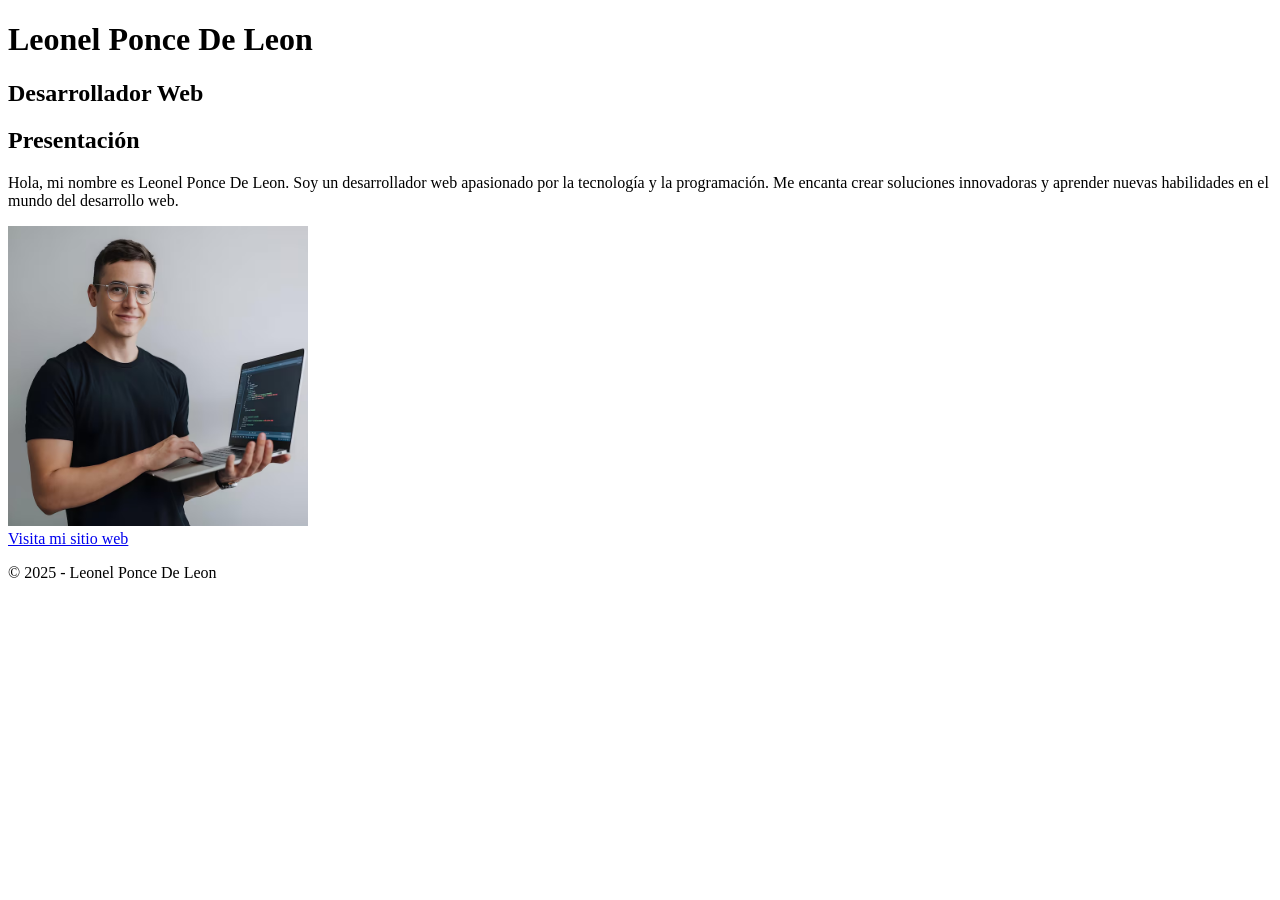
<file: 1- HTML/1- Mi primer página web/index.html>
<!DOCTYPE html>
<html lang="es">
<head>
    <meta charset="UTF-8">
    <meta name="viewport" content="width=device-width, initial-scale=1.0">
    <title>Mi página personal</title>
</head>
<body>
    
    <header>
        <h1>Leonel Ponce De Leon</h1>
        <h2>Desarrollador Web</h2>
    </header>

    <section>
        <h2>Presentación</h2>
        <p>Hola, mi nombre es Leonel Ponce De Leon. Soy un desarrollador web apasionado por la tecnología y la programación. Me encanta crear soluciones innovadoras y aprender nuevas habilidades en el mundo del desarrollo web.</p>
        
        <img src="foto.avif" alt="Leonel Ponce De Leon" width="300">
        <br>
        <a href="https://juanpestana.netlify.app" target="_blank">Visita mi sitio web</a>
    </section>

    <footer>
        <p>© 2025 - Leonel Ponce De Leon</p>
    </footer>

</body>
</html>
</file>
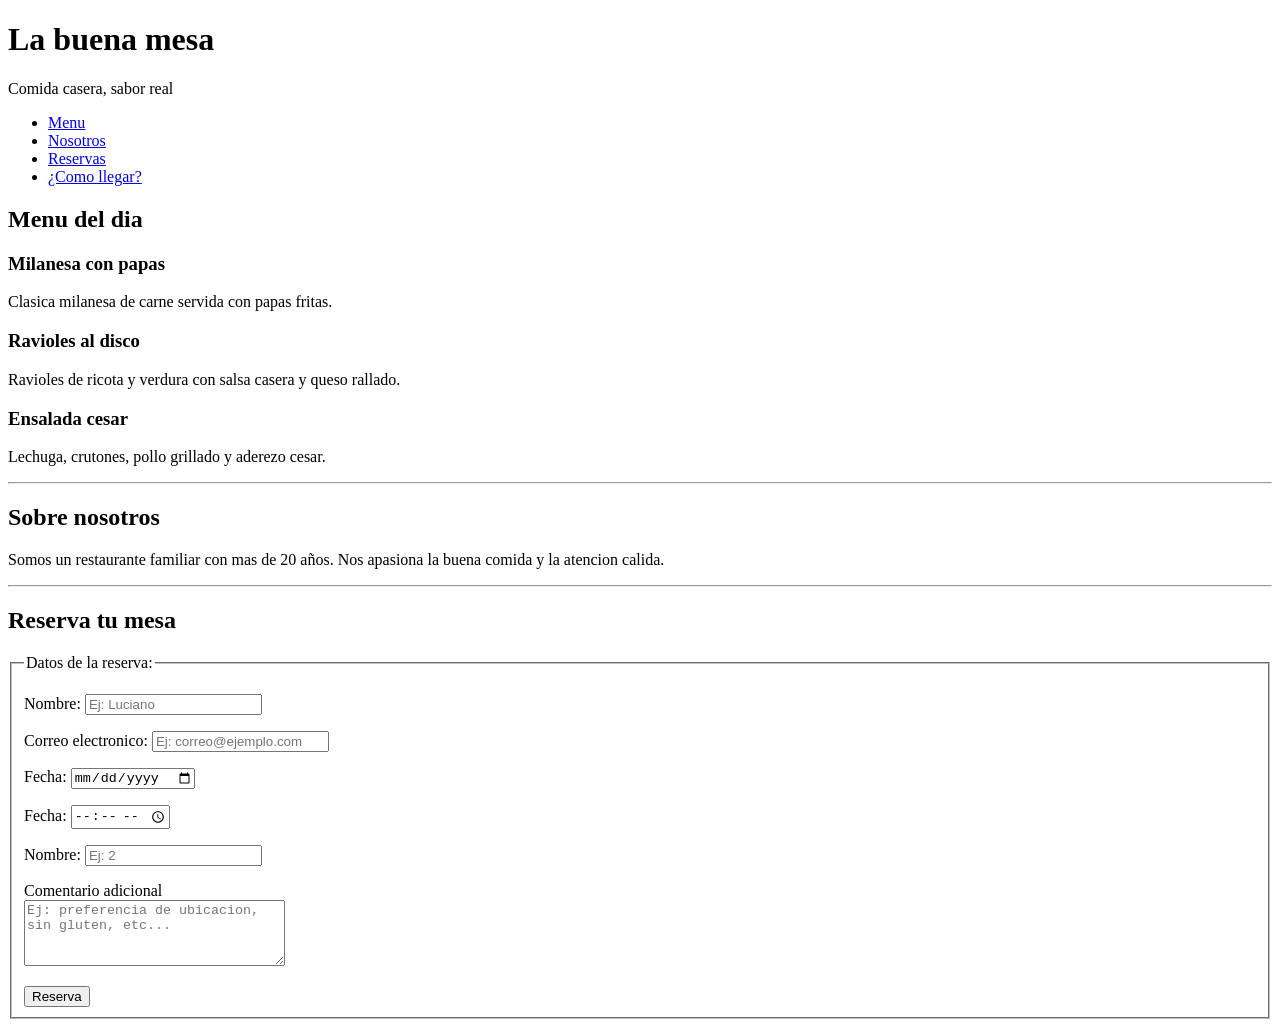
<file: 1- HTML/4- Proyecto final_ La Buena Mesa/index.html>
<!DOCTYPE html>
<html lang="es">
<head>
    <meta charset="UTF-8">
    <meta name="viewport" content="width=device-width, initial-scale=1.0">
    <title>La Buena Mesa</title>
</head>
<body>

    <header id="inicio">
        <h1>La buena mesa</h1>
        <p>Comida casera, sabor real</p>

        <nav>
            <ul>
                <li><a href="#menu">Menu</a></li>
                <li><a href="#nosotros">Nosotros</a></li>
                <li><a href="#reservas">Reservas</a></li>
                <li><a href="ubicacion.html">¿Como llegar?</a></li>
            </ul>
        </nav>
    </header>

    <main>

        <section id="menu">
            <h2>Menu del dia</h2>

            <article>
                <h3>Milanesa con papas</h3>
                <p>Clasica milanesa de carne servida con papas fritas.</p>
            </article>

            <article>
                <h3>Ravioles al disco</h3>
                <p>Ravioles de ricota y verdura con salsa casera y queso rallado.</p>
            </article>

            <article>
                <h3>Ensalada cesar</h3>
                <p>Lechuga, crutones, pollo grillado y aderezo cesar.</p>
            </article>
        </section>

        <hr>

        <section id="nosotros">
            <h2>Sobre nosotros</h2>
            <p>Somos un restaurante familiar con mas de 20 años. Nos apasiona la buena comida y la atencion calida.</p>
        </section>

        <hr>

        <section id="reservas">
            <h2>Reserva tu mesa</h2>

            <form action="#" method="post">
                <fieldset>
                    <legend>Datos de la reserva:</legend>

                    <p>
                        <label for="nombre">Nombre:</label>
                        <input type="text" id="nombre" name="nombre" placeholder="Ej: Luciano">
                    </p>

                    <p>
                        <label for="email">Correo electronico:</label>
                        <input type="email" id="email" name="email" placeholder="Ej: correo@ejemplo.com">
                    </p>

                    <p>
                        <label for="fecha">Fecha:</label>
                        <input type="date" id="fecha" name="fecha">
                    </p>

                    <p>
                        <label for="hora">Fecha:</label>
                        <input type="time" id="hora" name="hora">
                    </p>

                    <p>
                        <label for="personas">Nombre:</label>
                        <input type="number" id="personas" name="personas" placeholder="Ej: 2">
                    </p>

                    <p>
                        <label for="comentario">Comentario adicional</label><br>
                        <textarea id="comentario" name="comentario" rows="4" cols="30" placeholder="Ej: preferencia de ubicacion, sin gluten, etc..."></textarea>
                    </p>

                    <button type="submit">Reserva</button>
                </fieldset>
            </form>
        </section>

    </main>

</body>
</html>
</file>
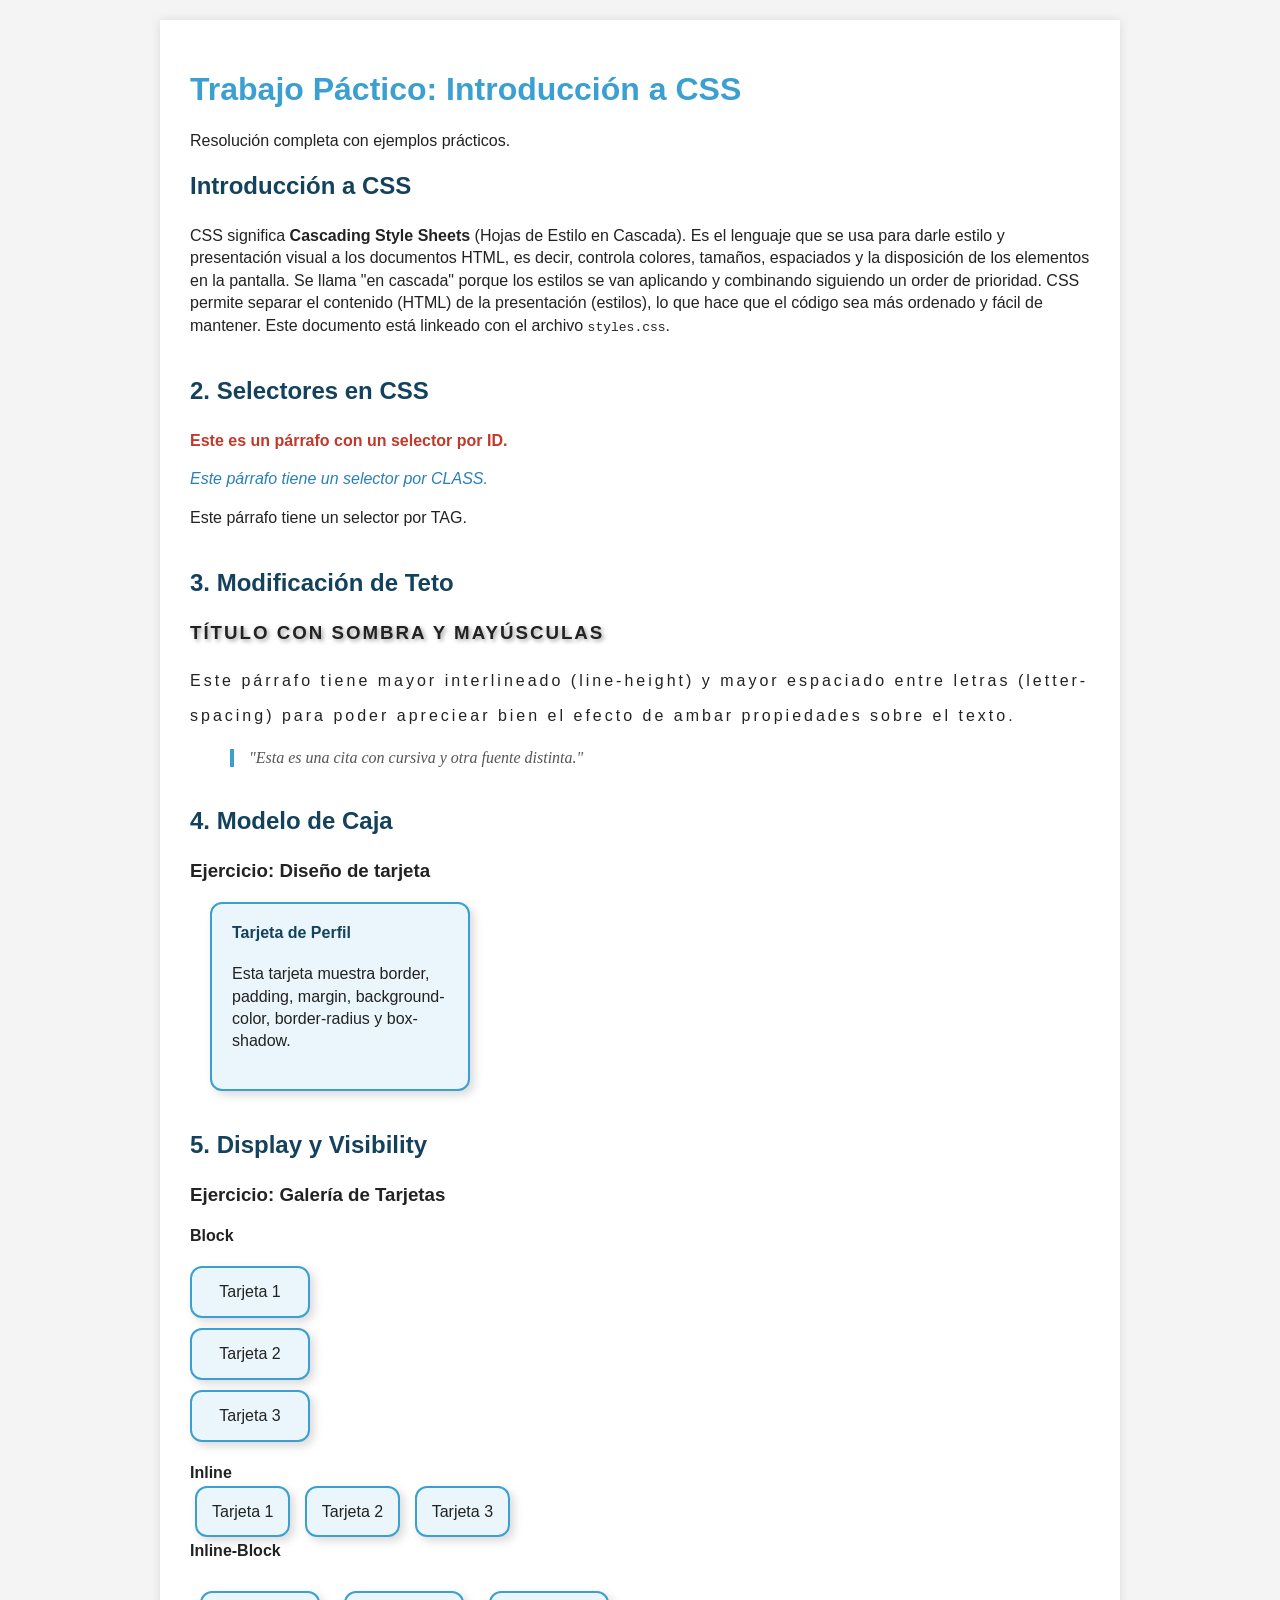
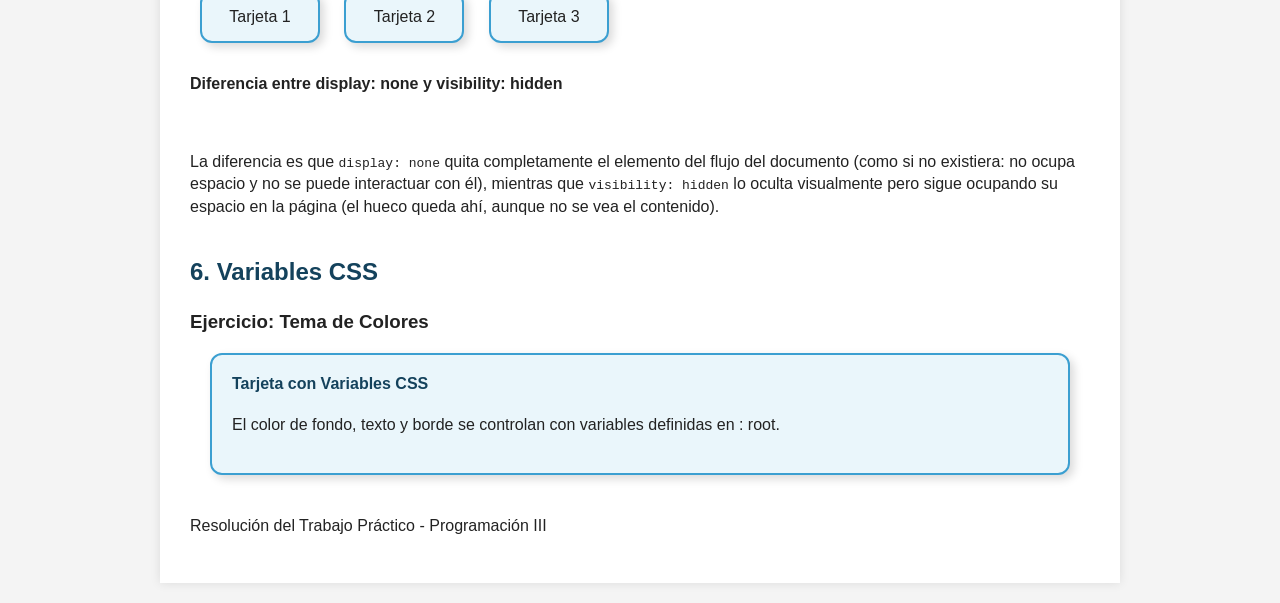
<file: 2- CSS/1- Primeros pasos CSS/index.html>
<!DOCTYPE html>
<html lang="es">
<head>
    <meta charset="UTF-8">
    <meta name="viewport" content="width=device-width, initial-scale=1.0">
    <title>Trabajo Páctico: Introducción a CSS</title>
    <link rel="stylesheet" href="styles.css">
</head>
<body>

    <main>

        <header>
            <h1>Trabajo Páctico: Introducción a CSS</h1>
            <p>Resolución completa con ejemplos prácticos.</p>
        </header>

        <section id="introduccion">
            <h2>Introducción a CSS</h2>
            <P> 
                CSS significa <strong>Cascading Style Sheets</strong> (Hojas de Estilo en Cascada). 
                Es el lenguaje que se usa para darle estilo y presentación visual a los documentos HTML,
                es decir, controla colores, tamaños, espaciados y la disposición de los elementos en la
                pantalla. Se llama "en cascada" porque los estilos se van aplicando y combinando siguiendo
                un order de prioridad. CSS permite separar el contenido (HTML) de la presentación (estilos),
                lo que hace que el código sea más ordenado y fácil de mantener. Este documento está linkeado con el archivo <code>styles.css</code>.
            </p>
        </section>

        <section id="selectores">
            <h2>2. Selectores en CSS</h2>

            <p id="parrafo-id"> Este es un párrafo con un selector por ID.</p>
            <p class="parrafo-class"> Este párrafo tiene un selector por CLASS.</p>
            <p> Este párrafo tiene un selector por TAG.</p>
        </section>

        <section id="texto">
            <h2>3. Modificación de Teto</h2>

            <h3 class="titulo-sombra">Título con sombra y mayúsculas</h3>

            <p class="parrafo-espaciado">
                Este párrafo tiene mayor interlineado (line-height) y mayor espaciado entre letras (letter-spacing)
                para poder apreciear bien el efecto de ambar propiedades sobre el texto.
            </p>

            <blockquote class="cita">
                "Esta es una cita con cursiva y otra fuente distinta."
            </blockquote>
        </section>

        <section id="modelo-caja">
            <h2>4. Modelo de Caja</h2>
            <h3>Ejercicio: Diseño de tarjeta</h3>

            <div class="tarjeta tarjeta-perfil">
                <h4>Tarjeta de Perfil</h4>
                <p>Esta tarjeta muestra border, padding, margin, background-color, border-radius y box-shadow.</p>
            </div>
        </section>

        <section id="display-visibility">
            <h2>5. Display y Visibility</h2>

            <h3>Ejercicio: Galería de Tarjetas</h3>

            <h4>Block</h4>
            <div class="galeria galeria-block">
                <div class="tarjeta tarjeta-mini">Tarjeta 1</div>
                <div class="tarjeta tarjeta-mini">Tarjeta 2</div>
                <div class="tarjeta tarjeta-mini">Tarjeta 3</div>
            </div>

            <h4>Inline</h4>
            <div class="galeria galeria-inline">
                <div class="tarjeta tarjeta-mini">Tarjeta 1</div>
                <div class="tarjeta tarjeta-mini">Tarjeta 2</div>
                <div class="tarjeta tarjeta-mini">Tarjeta 3</div>
            </div>

            <h4>Inline-Block</h4>
            <div class="galeria galeria-inline-block">
                <div class="tarjeta tarjeta-mini">Tarjeta 1</div>
                <div class="tarjeta tarjeta-mini">Tarjeta 2</div>
                <div class="tarjeta tarjeta-mini">Tarjeta 3</div>
            </div>

            <h4>Diferencia entre display: none y visibility: hidden</h4>
            <button class="btn-none">Botón con display: none</button>
            <button class="btn-hidden">Botón con visibility: hidden</button>
            
            <p>
                La diferencia es que <code>display: none</code> quita completamente el elemento del
                flujo del documento (como si no existiera: no ocupa espacio y no se puede interactuar
                con él), mientras que <code>visibility: hidden</code> lo oculta visualmente pero
                sigue ocupando su espacio en la página (el hueco queda ahí, aunque no se vea el contenido).
            </p>
        </section>

        <section id="variables">
            <h2>6. Variables CSS</h2>
            <h3>Ejercicio: Tema de Colores</h3>

            <div class="tarjeta tarjeta-variables">
                <h4>Tarjeta con Variables CSS</h4>
                <p>El color de fondo, texto y borde se controlan con variables definidas en : root.</p>
            </div>
        </section>

        <footer>
            <p>Resolución del Trabajo Práctico - Programación III</p>
        </footer>
    </main>
    
</body>
</html>
</file>
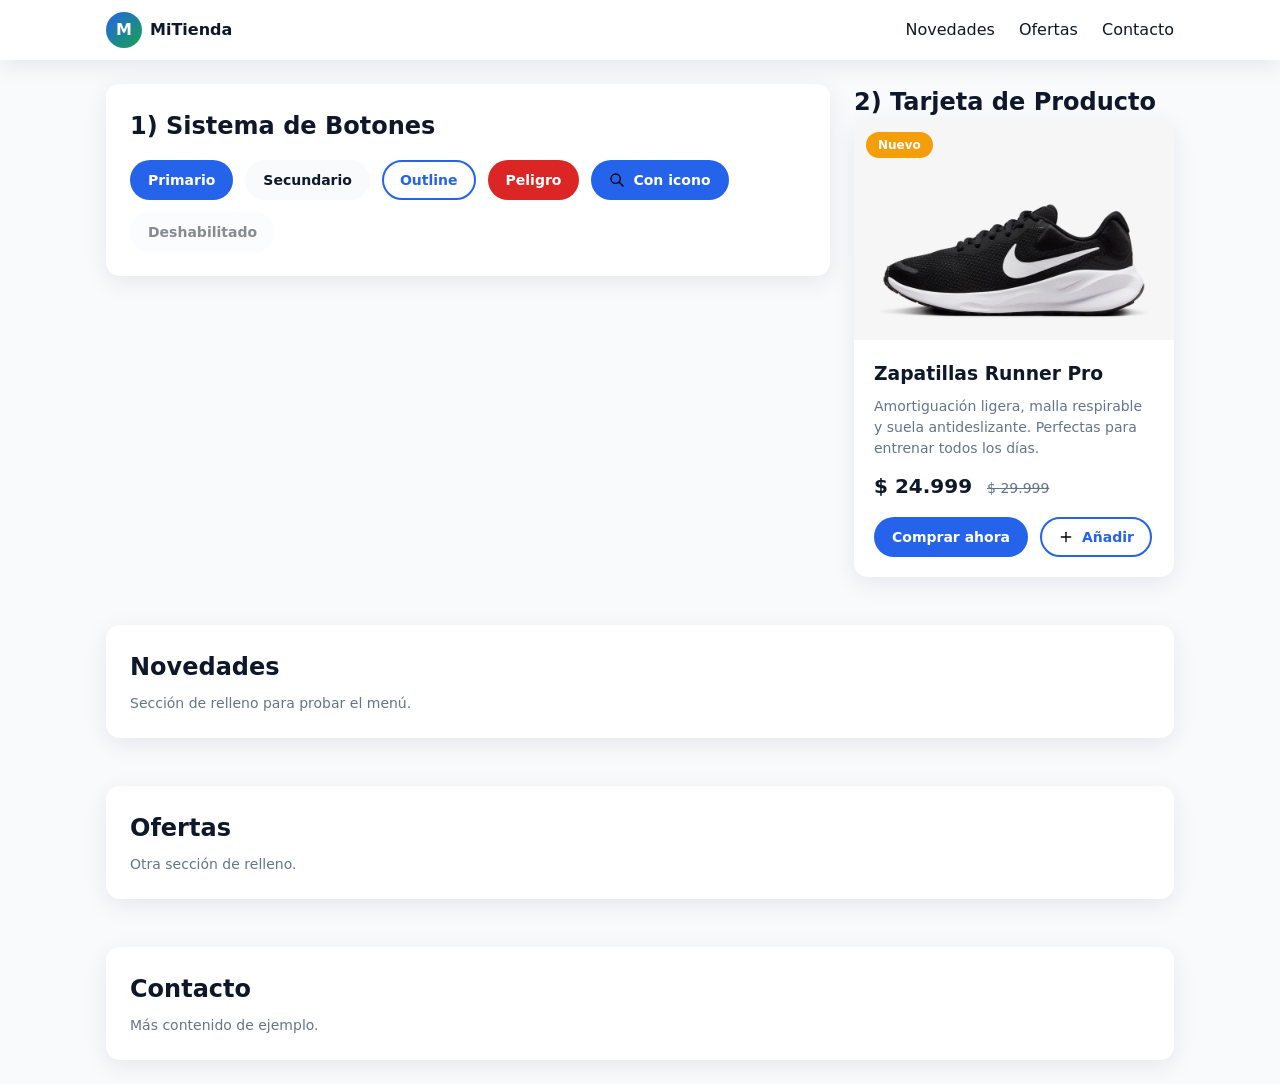
<file: 2- CSS/3- Trabajo integrador CSS 1/index.html>
<!DOCTYPE html>
<html lang="es">
<head>
    <meta charset="UTF-8">
    <meta name="viewport" content="width=device-width, initial-scale=1.0">
    <title>MiTienda</title>
    <link rel="stylesheet" href="styles.css">
</head>
<body id="top">

    <!-- =========================================================
         BLOQUE 2: HEADER RESPONSIVO
         ========================================================= -->
    <header class="site-header">
        <div class="site-header__inner container">

            <a href="#top" class="site-header__logo" aria-label="Inicio">
                <span class="site-header__mark" aria-hidden="true">M</span>
                <span>MiTienda</span>
            </a>

            <input type="checkbox" id="menu-toggle" class="site-header__checkbox">

            <label for="menu-toggle" class="site-header__toggle" aria-label="Abrir menú">
                <img src="icons/menu-2.svg" alt="" class="site-header__toggle-icon">
            </label>

            <nav class="site-header__nav">
                <a href="#novedades">Novedades</a>
                <a href="#ofertas">Ofertas</a>
                <a href="#contacto">Contacto</a>
            </nav>

        </div>
    </header>

    <main>

        <!-- =========================================================
             BLOQUE 3 y 4: SISTEMA DE BOTONES + TARJETA DE PRODUCTO
             ========================================================= -->
        <section class="container">
            <div class="showcase-grid">

                <div class="panel">
                    <h2>1) Sistema de Botones</h2>

                    <div class="btn-group">
                        <button class="btn btn--primary">Primario</button>
                        <button class="btn btn--secondary">Secundario</button>
                        <button class="btn btn--outline">Outline</button>
                        <button class="btn btn--danger">Peligro</button>

                        <button class="btn btn--primary btn--icon">
                            <img src="icons/search.svg" alt="" class="btn__icon">
                            Con icono
                        </button>

                        <button class="btn btn--secondary" disabled>Deshabilitado</button>
                    </div>
                </div>

                <div class="showcase-grid__product">
                    <h2>2) Tarjeta de Producto</h2>

                    <article class="product-card">
                        <div class="product-card__media">
                            <span class="product-card__badge">Nuevo</span>
                            <img src="images/zapatillas.webp" alt="Zapatillas Runner Pro" class="product-card__img">
                        </div>

                        <div class="product-card__info">
                            <h3 class="product-card__title">Zapatillas Runner Pro</h3>
                            <p class="product-card__description">Amortiguación ligera, malla respirable y suela antideslizante. Perfectas para entrenar todos los días.</p>

                            <p class="product-card__price">
                                $ 24.999
                                <span class="product-card__old-price">$ 29.999</span>
                            </p>

                            <div class="btn-group">
                                <button class="btn btn--primary">Comprar ahora</button>
                                <button class="btn btn--outline btn--icon">
                                    <img src="icons/plus.svg" alt="" class="btn__icon">
                                    Añadir
                                </button>
                            </div>
                        </div>
                    </article>
                </div>

            </div>
        </section>

        <!-- =========================================================
             BLOQUE 6: SECCIONES DE RELLENO
             ========================================================= -->
        <section id="novedades" class="container">
            <div class="panel">
                <h2>Novedades</h2>
                <p class="code-note">Sección de relleno para probar el menú.</p>
            </div>
        </section>

        <section id="ofertas" class="container">
            <div class="panel">
                <h2>Ofertas</h2>
                <p class="code-note">Otra sección de relleno.</p>
            </div>
        </section>

        <section id="contacto" class="container">
            <div class="panel">
                <h2>Contacto</h2>
                <p class="code-note">Más contenido de ejemplo.</p>
            </div>
        </section>

    </main>

</body>
</html>
</file>
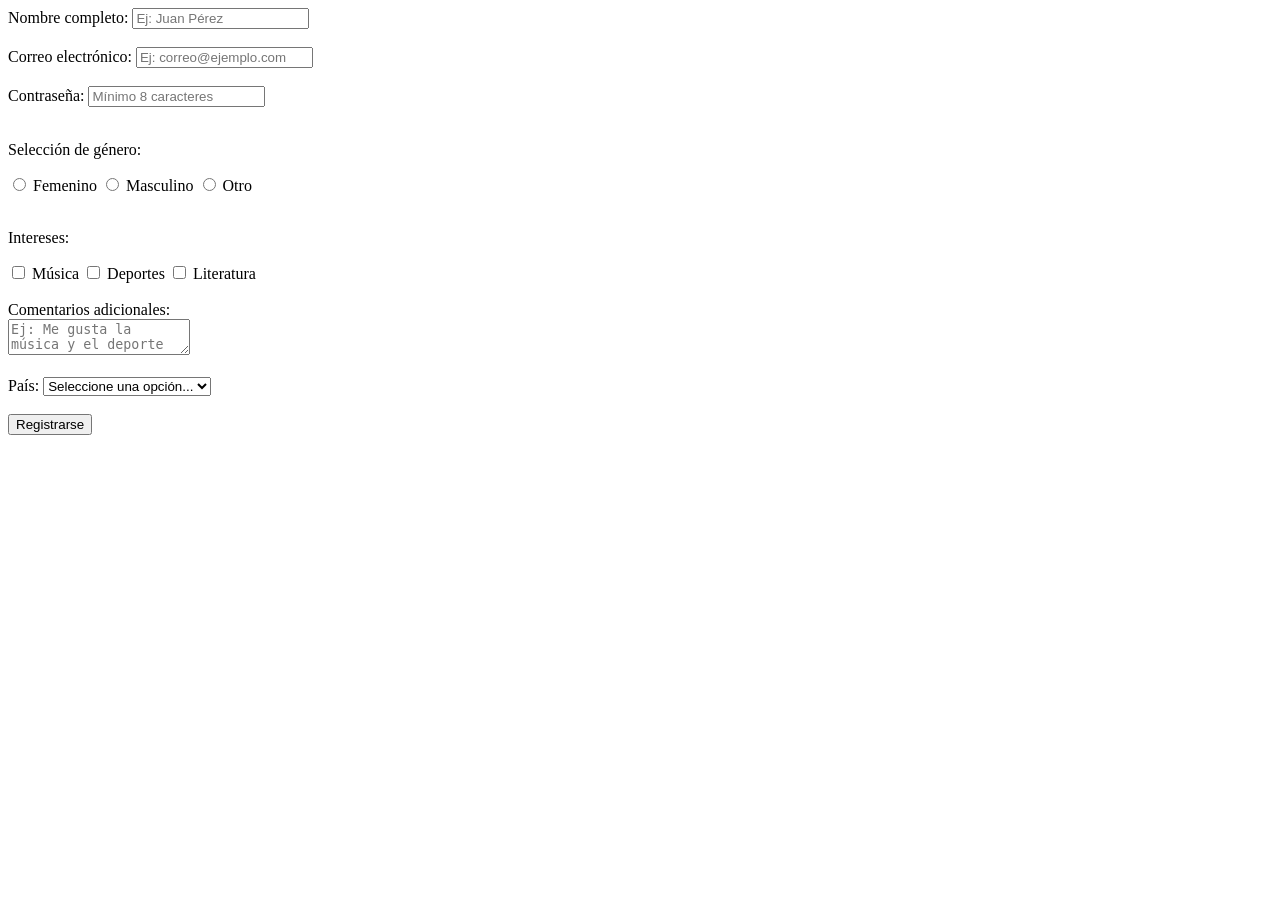
<file: 1- HTML/2- Formulario de registro/registro.html>
<!DOCTYPE html>
<html lang="es">
<head>
    <meta charset="UTF-8">
    <meta name="viewport" content="width=device-width, initial-scale=1.0">
    <title>Registro</title>
</head>
<body>
    <form action="#" method="POST">
        <label for="nombre">Nombre completo:</label>
        <input type="text" id="nombre" name="nombre" placeholder="Ej: Juan Pérez" required tabindex="1">
        <br><br>

        <label for="email">Correo electrónico:</label>
        <input type="email" id="email" name="email" placeholder="Ej: correo@ejemplo.com" required tabindex="2">
        <br><br>

        <label for="password">Contraseña:</label>
        <input type="password" id="password" name="password" placeholder="Mínimo 8 caracteres" minlength="8" required tabindex="3">
        <br><br>

        <p>Selección de género:</p>
        <input type="radio" id="femenino" name="genero" value="femenino" required tabindex="4">
        <label for="femenino">Femenino</label>
        
        <input type="radio" id="masculino" name="genero" value="masculino" required tabindex="5">
        <label for="masculino">Masculino</label>
        
        <input type="radio" id="otro" name="genero" value="otro" required tabindex="6">
        <label for="otro">Otro</label>
        <br><br>

        <p>Intereses:</p>
        <input type="checkbox" id="musica" name="intereses" value="Musica" tabindex="7">
        <label for="musica">Música</label>
        
        <input type="checkbox" id="deportes" name="intereses" value="Deportes" tabindex="8">
        <label for="deportes">Deportes</label>
        
        <input type="checkbox" id="literatura" name="intereses" value="Literatura" tabindex="9">
        <label for="literatura">Literatura</label>
        <br><br>

        <label for="comentarios">Comentarios adicionales:</label><br>
        <textarea id="comentarios" name="comentarios" placeholder="Ej: Me gusta la música y el deporte" required tabindex="10"></textarea>
        <br><br>

        <label for="pais">País:</label>
        <select id="pais" name="pais" required tabindex="11">
            <option value="">Seleccione una opción...</option>
            <option value="Argentina">Argentina</option>
            <option value="Brasil">Brasil</option>
            <option value="Chile">Chile</option>
        </select>
        <br><br>

        <button type="submit" tabindex="12">Registrarse</button>
    </form>
</body>
</html>
</file>
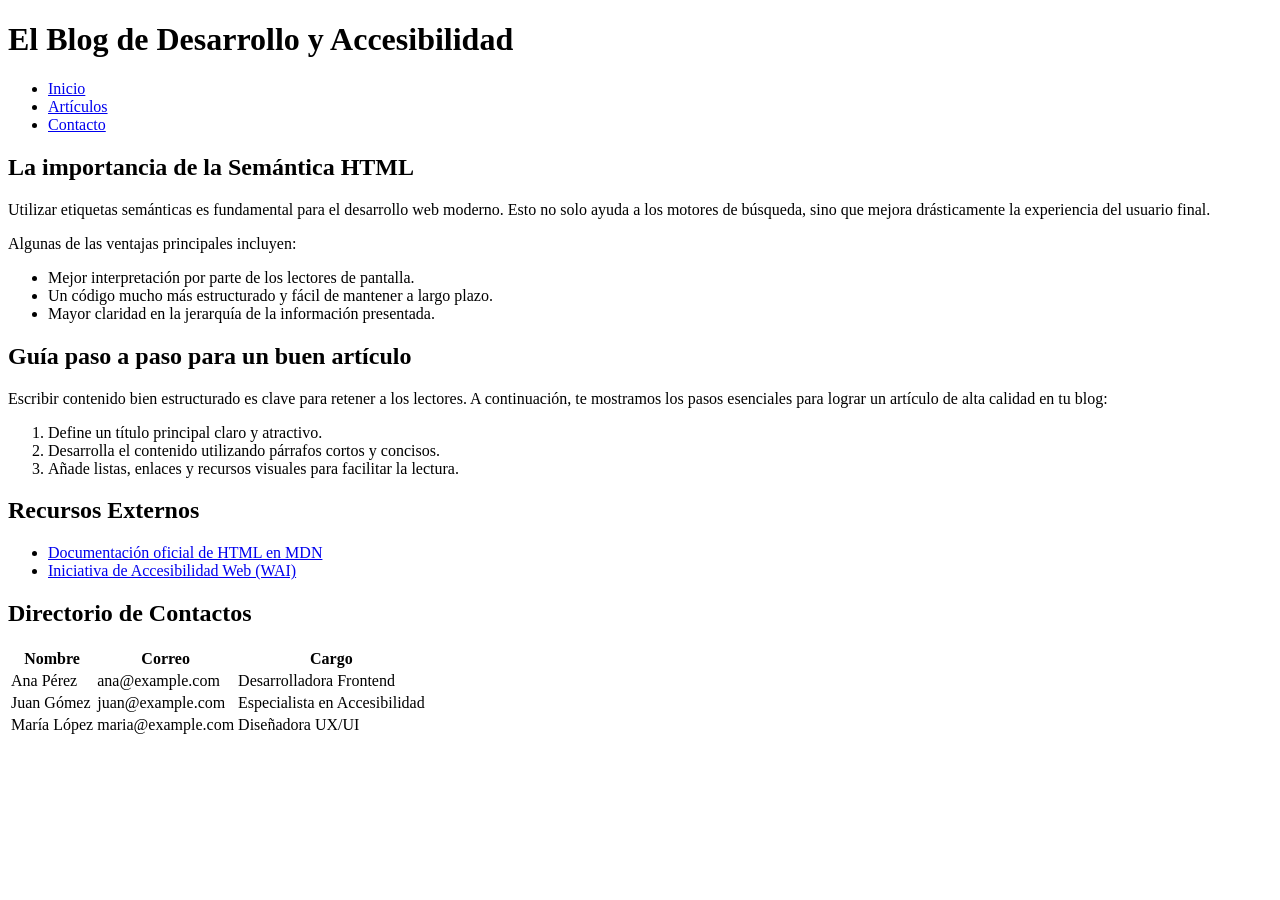
<file: 1- HTML/3- Blog con Artículos y Tabla de Contactos/blog.html>
<!DOCTYPE html>
<html lang="es">
<head>
    <meta charset="UTF-8">
    <meta name="viewport" content="width=device-width, initial-scale=1.0">
    <title>Blog con Artículos y Tabla de Contactos</title>
</head>
<body>

    <header>
        <h1>El Blog de Desarrollo y Accesibilidad</h1>
        <nav aria-label="Navegación principal del blog">
            <ul>
                <li><a href="#inicio">Inicio</a></li>
                <li><a href="#articulos">Artículos</a></li>
                <li><a href="#contacto">Contacto</a></li>
            </ul>
        </nav>
    </header>

    <main tabindex="0">
        <article>
            <h2>La importancia de la Semántica HTML</h2>
            <p>Utilizar etiquetas semánticas es fundamental para el desarrollo web moderno. Esto no solo ayuda a los motores de búsqueda, sino que mejora drásticamente la experiencia del usuario final.</p>
            <p>Algunas de las ventajas principales incluyen:</p>
            <ul>
                <li>Mejor interpretación por parte de los lectores de pantalla.</li>
                <li>Un código mucho más estructurado y fácil de mantener a largo plazo.</li>
                <li>Mayor claridad en la jerarquía de la información presentada.</li>
            </ul>
        </article>

        <article>
            <h2>Guía paso a paso para un buen artículo</h2>
            <p>Escribir contenido bien estructurado es clave para retener a los lectores. A continuación, te mostramos los pasos esenciales para lograr un artículo de alta calidad en tu blog:</p>
            <ol>
                <li>Define un título principal claro y atractivo.</li>
                <li>Desarrolla el contenido utilizando párrafos cortos y concisos.</li>
                <li>Añade listas, enlaces y recursos visuales para facilitar la lectura.</li>
            </ol>
        </article>
    </main>

    <aside>
        <h2>Recursos Externos</h2>
        <ul>
            <li><a href="https://developer.mozilla.org/es/docs/Web/HTML" target="_blank">Documentación oficial de HTML en MDN</a></li>
            <li><a href="https://www.w3.org/WAI/" target="_blank">Iniciativa de Accesibilidad Web (WAI)</a></li>
        </ul>
    </aside>

    <footer>
        <h2>Directorio de Contactos</h2>
        <table>
            <thead>
                <tr>
                    <th>Nombre</th>
                    <th>Correo</th>
                    <th>Cargo</th>
                </tr>
            </thead>
            <tbody>
                <tr>
                    <td>Ana Pérez</td>
                    <td>ana@example.com</td>
                    <td>Desarrolladora Frontend</td>
                </tr>
                <tr>
                    <td>Juan Gómez</td>
                    <td>juan@example.com</td>
                    <td>Especialista en Accesibilidad</td>
                </tr>
                <tr>
                    <td>María López</td>
                    <td>maria@example.com</td>
                    <td>Diseñadora UX/UI</td>
                </tr>
            </tbody>
        </table>
    </footer>

</body>
</html>
</file>
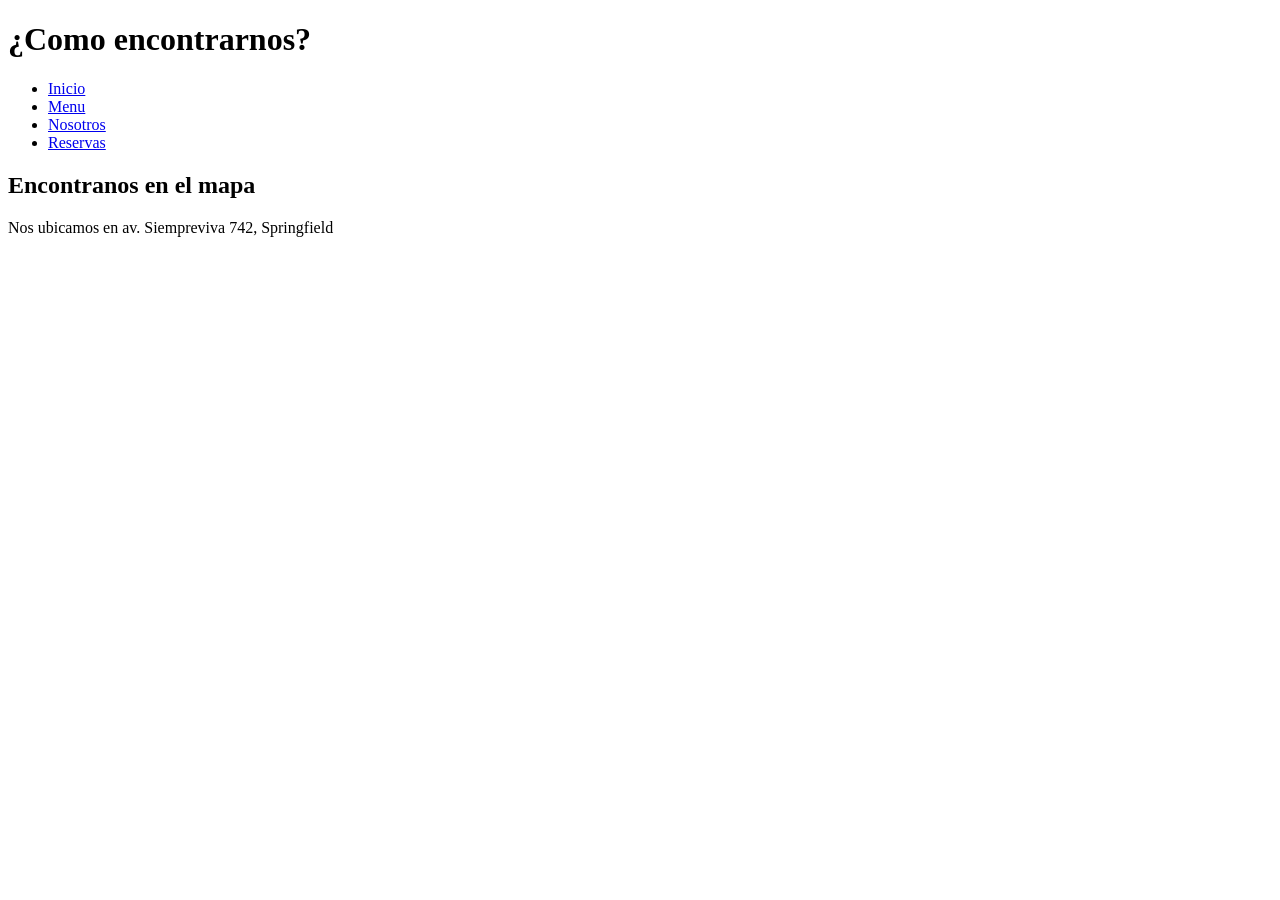
<file: 1- HTML/4- Proyecto final_ La Buena Mesa/ubicacion.html>
<!DOCTYPE html>
<html lang="es">
<head>
    <meta charset="UTF-8">
    <meta name="viewport" content="width=device-width, initial-scale=1.0">
    <title>La Buena Mesa - Como llegar</title>
</head>
<body>

    <header>
        <h1>¿Como encontrarnos?</h1>

        <nav>
            <ul>
                <li><a href="index.html#inicio">Inicio</a></li>
                <li><a href="index.html#menu">Menu</a></li>
                <li><a href="index.html#nosotros">Nosotros</a></li>
                <li><a href="index.html#reservas">Reservas</a></li>
            </ul>
        </nav>
    </header>

    <main>
        <h2>Encontranos en el mapa</h2>

        <p>Nos ubicamos en av. Siempreviva 742, Springfield</p>

        <div style="width: 100%;">
            <iframe
                width="100%"
                height="450"
                frameborder="0"
                style="border:0"
                src="https://maps.google.com/maps?q=Av.%20Siempreviva%20742,%20Springfield&output=embed"
                allowfullscreen>
            </iframe>
        </div>
    </main>

</body>
</html>
</file>
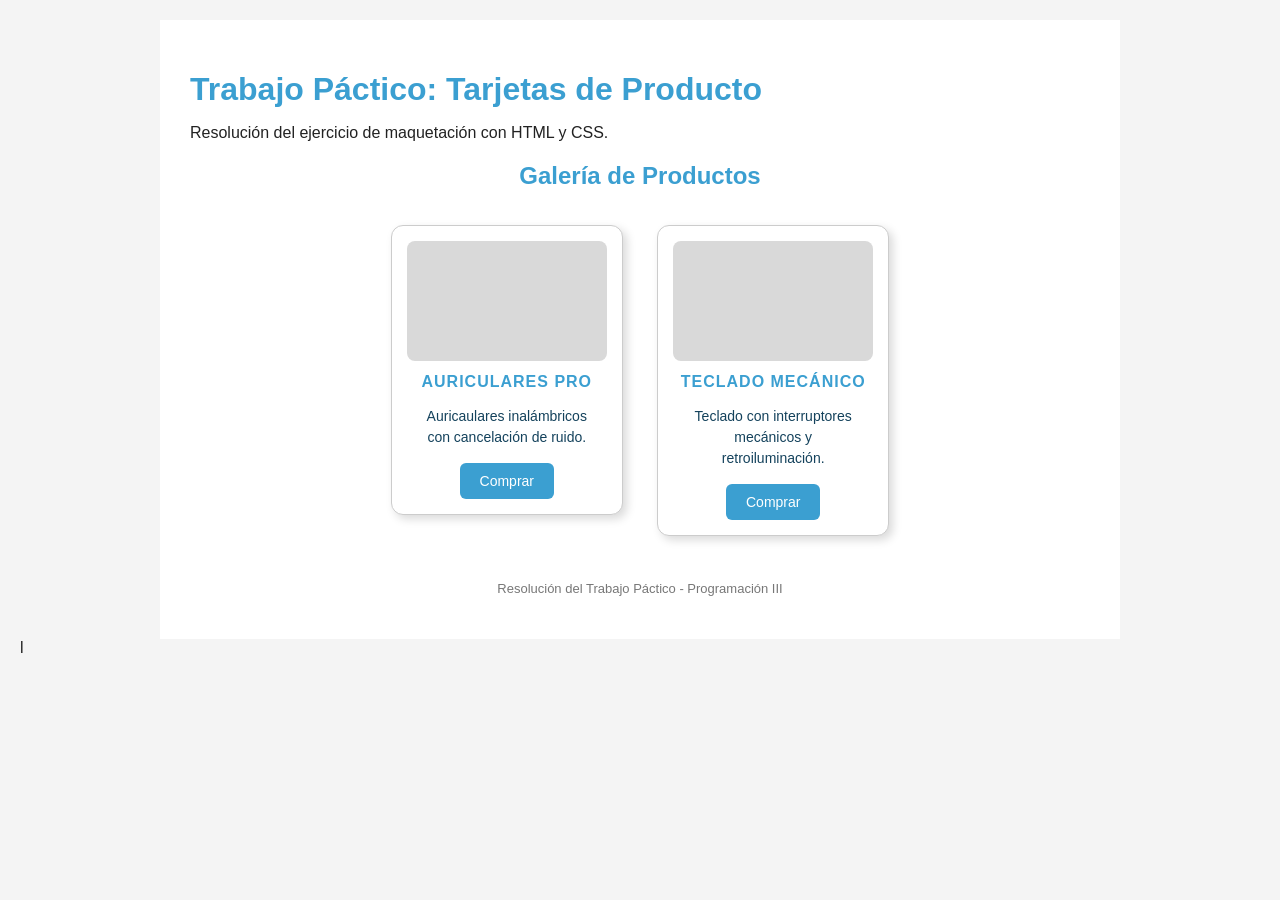
<file: 2- CSS/2- Maquetación de Tarjetas de Productos/productos.html>
<!DOCTYPE html>
<html lang="en">
<head>
    <meta charset="UTF-8">
    <meta name="viewport" content="width=device-width, initial-scale=1.0">
    <title>Trabajo Páctico: Tarjetas de Producto</title>
    <link rel="stylesheet" href="productos.css">
</head>
<body>
    
    <main>

        <header>
            <h1>Trabajo Páctico: Tarjetas de Producto</h1>
            <p>Resolución del ejercicio de maquetación con HTML y CSS.</p>
        </header>

        <h2>Galería de Productos</h2>

        <section class="galeria">

            <article class="tarjeta-producto">
                <div class="imagen-producto"></div>
                <h3 class="titulo-producto">Auriculares Pro</h3>
                <p class="descripcion-producto">Auricaulares inalámbricos con cancelación de ruido.</p>
                <button class="btn-comprar">Comprar</button>
            </article>

            <article class="tarjeta-producto">
                <div class="imagen-producto"></div>
                <h3 class="titulo-producto">Teclado Mecánico</h3>
                <p class="descripcion-producto">Teclado con interruptores mecánicos y retroiluminación.</p>
                <button class="btn-comprar">Comprar</button>
            </article>
        </section>

        <footer>
            <p>Resolución del Trabajo Páctico - Programación III</p>
        </footer>
    </main>


</body>
</html>l
</file>
<file: 2- CSS/1- Primeros pasos CSS/styles.css>
/*
Variables CSS (Punto 6)
Definimos variables globales en :root para reutilizar los mismos
valores de color en distintas partes del sitio y poder cambiar 
el tema completo modificando solo estos valores.
*/

:root {
    --color-fondo: #eaf6fb;
    --color-texto: #14425c;
    --color-acento: #3b9fd1;
}

/*
Estilos generales (Punto 1)
Aplicamos estilos generales a todos los elementos del sitio.
*/

body {
    font-family: Arial, Helvetica, sans-serif;
    background-color: #f4f4f4;
    color: #222;
    margin: 0;
    padding: 20px;
}

main {
    max-width: 900px;
    margin: 0 auto;
    background-color: #ffffff;
    padding: 30px;
    box-shadow: 0 0 10px rgba(0, 0, 0, 0.1);
}

h1 {
    color: var(--color-acento);
}

h2 {
    color: var(--color-texto);
    border-bottom: 2px solid var(color-acento);
    padding-bottom: 5px;
}

section {
    margin-bottom: 40px;
}

/*
2. Selectores en CSS
Un párrafo con selector por ID, otro por CLASS y otro por TAG.
*/

#parrafo-id {
    color: #c0392b;
    font-weight: bold;
}

.parrafo-class {
    color: #2980b9;
    font-style: italic;
}

p {
    line-height: 1.4;
}

/*
3. Modificador de Texto
*/

/* Titulo con sombra y en mayúsculas */
.titulo-sombra {
    text-transform: uppercase;
    text-shadow: 2px 2px 4px rgba(0, 0, 0, 0.4);
    letter-spacing: 2px;
}

/* Párrafo con interlineado y espaciado entre letras amplios */
.parrafo-espaciado {
    line-height: 2.2;
    letter-spacing: 3px;
}

/* Cita en cursiva con otra tipografía */
.cita {
    font-style: italic;
    font-family: 'Georgia', serif;
    border-left: 4px solid var(--color-acento);
    padding-left: 15px;
    color: #555;
}

/*
4. Modelo De Caja
*/

.tarjeta {
    border: 2px solid var(--color-acento);
    padding: 20px;
    margin: 20px;
    background-color: var(--color-fondo);
    border-radius: 12px;
    box-shadow: 4px 4px 10px rgba(0, 0, 0, 0.15);
    /* 
    Diferencia entre box-sizing: border-box y content-box:display:
    
    - content-box (valor por defecto): el ancho/alto que definamos con 
    "width" y "height" corresponde SOLO al contenido. El padding y el 
    border se SUMAN por fuera de ese ancho, por lo que la caja final termina
    siendo más grande que el "widht" declarado.

    - border-box: el ancho/alto que definimos con "width" y "height" incluye 
    el contenido + el padding + el border. Es decir, el padding y el border se restan
    "hacia dentro" y la caja final mid exactamente lo que declaramos en "width" y "height".
    Por eso es la opción más predecible para maquetar.
    */  
    box-sizing: border-box;
}

.tarjeta h4 {
    margin-top: 0;
    color: var(--color-texto);
}

.tarjeta-perfil {
    max-width: 260px;
}

/*
5. DISPLAY Y VISIBILITY
*/

.tarjeta-mini {
    width: 120px;
    text-align: center;
    padding: 15px;
    margin: 10px 0;
}

/* a. Mostradas con display: block -> cada una ocupa toda su linea
 y se apilan una abajo de la otra */
 .galeria-block .tarjeta-mini {
    display: block;
 }

 /* b. Mostradas con display: inline -> pierden el modelo de caja 
  completo: no se les puede aplicar width, heigth, ni margin/padding
  vertical de forma efectiva, y quedan una al lado de la otra sin 
  respetar tamaño de tarjeta. */
.galeria-inline .tarjeta-mini {
    display: inline;
    margin: 0 5px;    
}

/* c. Mostradas con display: inline-block -> se ubican una al lado de 
la otra PERO conservan el modelo de caja completo y respetan width, height, margin y padding vertical. */
.galeria-inline-block .tarjeta-mini {
    display: inline-block;
    margin: 10px;
}

/* Botón que desaparece completamente del flujo del documento */
.btn-none {
    display: none;
}

/* Botón que se oculta visualmente pero nsigue ocupando su espacio */
.btn-hidden {
    visibility: hidden;
}

/*
   6. Variables CSS
*/

.tarjeta-variable {
    background-color: var(--color-fondo);
    color: var(--color-texto);
    border-color: var(--color-acento);
}
</file>
<file: 2- CSS/3- Trabajo integrador CSS 1/styles.css>
/* =========================================================
   BLOQUE 1: RESET Y VARIABLES CSS
   ========================================================= */

/* === Reset y básicos === */
* {
    box-sizing: border-box;
    margin: 0;
    padding: 0;
}

body {
    font-family: system-ui, -apple-system;
    line-height: 1.5;
    color: #0f172a;
    background: #f8fafc;
}

img {
    max-width: 100%;
    display: block;
}

/* === Variables === */
:root {
    --bg: #f8fafc;
    --panel: #fff;
    --text: #0f172a;
    --muted: #64748b;
    --primary: #2563eb;
    --primary-600: #1d4ed8;
    --primary-700: #1e40af;
    --accent: #16a34a;
    --danger: #dc2626;
    --radius: 14px;
    --shadow: 0 6px 24px rgba(15, 23, 42, 0.08);
    --container: 1100px;
    --space-1: 4px;
    --space-2: 8px;
    --space-3: 12px;
    --space-4: 16px;
    --space-5: 20px;
    --space-6: 24px;
    --space-8: 32px;
    --space-10: 40px;
    --space-12: 48px;
}

/* Contenedor central: limita el ancho máximo del contenido
   usando la variable --container, y lo centra con margin auto */
.container {
    max-width: var(--container);
    margin: 0 auto;
    padding: var(--space-6) var(--space-4);
}

/* Panel visual reutilizado en las secciones de relleno y en el
   sistema de botones: fondo, borde redondeado y sombra */
.panel {
    background: var(--panel);
    border-radius: var(--radius);
    box-shadow: var(--shadow);
    padding: var(--space-6);
}

.panel h2 {
    margin-bottom: var(--space-2);
}

.code-note {
    color: var(--muted);
    font-size: 14px;
}

main .container > h2 {
    margin-bottom: var(--space-4);
}

/* Fila con el sistema de botones y la tarjeta de producto
   una al lado de la otra, como en la maqueta desktop */
.showcase-grid {
    display: flex;
    align-items: flex-start;
    gap: var(--space-6);
    flex-wrap: wrap;
}

.showcase-grid .panel {
    flex: 1 1 320px;
}

.showcase-grid__product {
    flex: 0 1 320px;
}

/* =========================================================
   BLOQUE 2: HEADER RESPONSIVO
   ========================================================= */

.site-header {
    position: sticky;
    top: 0;
    z-index: 100;
    background: var(--panel);
    box-shadow: var(--shadow);
}

.site-header__inner {
    display: flex;
    align-items: center;
    justify-content: space-between;
    padding-top: var(--space-3);
    padding-bottom: var(--space-3);
}

/* Logo + marca */
.site-header__logo {
    display: flex;
    align-items: center;
    gap: var(--space-2);
    text-decoration: none;
    color: var(--text);
    font-weight: 700;
}

.site-header__mark {
    width: 36px;
    height: 36px;
    border-radius: 50%;
    display: flex;
    justify-content: center;
    align-items: center;
    background: linear-gradient(135deg, var(--primary), var(--accent));
    color: #fff;
    font-weight: 800;
}

/* Navegación horizontal (visible por defecto en desktop) */
.site-header__nav {
    display: flex;
    gap: var(--space-6);
}

.site-header__nav a {
    color: var(--text);
    text-decoration: none;
    font-weight: 500;
}

.site-header__nav a:hover {
    color: var(--primary);
}

/* El checkbox que controla el menú mobile queda oculto siempre;
   solo se usa como "interruptor" para el CSS de abajo */
.site-header__checkbox {
    display: none;
}

/* Botón hamburguesa: oculto en desktop */
.site-header__toggle {
    display: none;
    align-items: center;
    justify-content: center;
    width: 40px;
    height: 40px;
    border-radius: 50%;
    background: var(--bg);
    color: var(--text);
    cursor: pointer;
}

.site-header__toggle-icon {
    width: 22px;
    height: 22px;
}

/* =========================================================
   BLOQUE 3: SISTEMA DE BOTONES (BEM)
   ========================================================= */

/* Clase base .btn: estilo general compartido por todas las variantes */
.btn {
    display: inline-flex;
    align-items: center;
    justify-content: center;
    gap: var(--space-2);
    min-height: 40px;
    padding: var(--space-2) var(--space-4);
    border: 2px solid transparent;
    border-radius: 999px;
    font-family: inherit;
    font-size: 14px;
    font-weight: 600;
    cursor: pointer;
    transition: background-color 0.2s ease, border-color 0.2s ease, opacity 0.2s ease;
}

/* Variante: color principal */
.btn--primary {
    background: var(--primary);
    color: #fff;
}

.btn--primary:hover {
    background: var(--primary-600);
}

.btn--primary:active {
    background: var(--primary-700);
}

/* Variante: color secundario neutro */
.btn--secondary {
    background: var(--bg);
    color: var(--text);
}

.btn--secondary:hover {
    background: #eef2f7;
}

/* Variante: borde y fondo transparente */
.btn--outline {
    background: transparent;
    border-color: var(--primary);
    color: var(--primary);
}

.btn--outline:hover {
    background: var(--primary);
    color: #fff;
}

/* Variante: color de alerta/peligro */
.btn--danger {
    background: var(--danger);
    color: #fff;
}

.btn--danger:hover {
    opacity: 0.9;
}

/* Variante: botón con ícono a la izquierda (el ícono ya viene
   antes del texto en el HTML; acá solo alineamos con flex) */
.btn__icon {
    width: 16px;
    height: 16px;
    flex-shrink: 0;
}

/* Estado deshabilitado */
.btn:disabled {
    cursor: not-allowed;
    opacity: 0.5;
}

/* Grupo de botones: contenedor Flex que alinea horizontalmente
   con separación consistente (gap) y permite que los botones
   pasen a otra fila si no entran (flex-wrap) */
.btn-group {
    display: flex;
    flex-wrap: wrap;
    gap: var(--space-3);
    margin-top: var(--space-4);
}

/* =========================================================
   BLOQUE 4: TARJETA DE PRODUCTO (BEM)
   ========================================================= */

.product-card {
    background: var(--panel);
    border-radius: var(--radius);
    box-shadow: var(--shadow);
    overflow: hidden;
    max-width: 320px;
}

.product-card__media {
    position: relative;
    background: var(--bg);
}

.product-card__img {
    width: 100%;
    height: 220px;
    object-fit: cover;
}

.product-card__badge {
    position: absolute;
    top: var(--space-3);
    left: var(--space-3);
    background: #f59e0b;
    color: #fff;
    font-size: 12px;
    font-weight: 700;
    padding: var(--space-1) var(--space-3);
    border-radius: 999px;
}

.product-card__info {
    padding: var(--space-5);
}

.product-card__title {
    margin-bottom: var(--space-2);
}

.product-card__description {
    color: var(--muted);
    font-size: 14px;
    margin-bottom: var(--space-3);
}

.product-card__price {
    font-size: 20px;
    font-weight: 800;
    margin-bottom: var(--space-2);
}

.product-card__old-price {
    font-size: 14px;
    font-weight: 400;
    color: var(--muted);
    text-decoration: line-through;
    margin-left: var(--space-2);
}

/* =========================================================
   RESPONSIVE: MOBILE (menú hamburguesa)
   ========================================================= */
@media (max-width: 900px) {

    .site-header__toggle {
        display: flex;
    }

    /* Nav oculto por defecto en mobile, se transforma en un
       menú desplegable debajo del header */
    .site-header__nav {
        position: absolute;
        top: 100%;
        left: 0;
        right: 0;
        flex-direction: column;
        gap: 0;
        background: var(--panel);
        box-shadow: var(--shadow);
        max-height: 0;
        overflow: hidden;
        transition: max-height 0.3s ease;
    }

    .site-header__nav a {
        padding: var(--space-4);
        border-top: 1px solid var(--bg);
    }

    /* Cuando el checkbox está marcado (label/hamburguesa clickeada),
       el menú se despliega mostrando su contenido */
    .site-header__checkbox:checked ~ .site-header__nav {
        max-height: 300px;
    }

    .product-card {
        max-width: 100%;
    }
}
</file>
<file: 2- CSS/2- Maquetación de Tarjetas de Productos/productos.css>
/* -------------------------
    VARIABLES CSS
    Colores de fondo, texto y acento centralizados en :rood
    para poder cambiar el tema completo modificando un solo lugar.
------------------------- */
:root {
    --color-fondo: #ffffff;
    --color-texto: #14425c;
    --color-acento: #3b9fd1;
    --color-acento-hover: #2678a1;
}

/* -------------------------
    ESTILOS GENERALES
------------------------- */

body {
    font-family: Arial, Helvetica, sans-serif;
    background-color: #f4f4f4;
    color: #222;
    margin: 0;
    padding: 20px;
}

main {
    max-width: 900px;
    margin: 0 auto;
    background-color: #ffffff;
    padding: 30px;
}

header h1{
    color: var(--color-acento);
    margin-bottom: 5px;
}

h2 {
    color: var(--color-acento);
    text-align: center;
}

/*----------------------------
    GALERÍA 
    Contenedor de las tarjetas de producto.
    ----------------------------- */

.galeria {
    text-align: center;
}

/* -----------------------------
    TARJETA DE PRODUCTO
    Modelo de caja: border, padding, margin, border-radius, box-shadow.
    display: inline-block para que las tarjetas queden una al lado de la
    otra sin perder el modelo de caja.
    ----------------------------- */

.tarjeta-producto {
    display: inline-block;
    width: 200px;
    background-color: var(--color-fondo);
    border: 1px solid #ccc;
    border-radius: 12px;
    padding: 15px;
    margin: 15px;
    box-shadow: 4px 4px 10px rgba(0, 0, 0, 0.15);
    text-align: center;
    vertical-align: top;
}

/* Imagen simulada del producto (cuadrado de color) */
.imagen-producto {
    width: 100%;
    height: 120px;
    background-color: #d9d9d9;
    border-radius: 8px;
    margin-bottom: 12px;
}

/* Título del producto en mayúsculas */
.titulo-producto {
    text-transform: uppercase;
    color: var(--color-acento);
    font-size: 16px;
    letter-spacing: 1px;
    margin: 8px 0;
}

/* Descripción breve del producto */
.descripcion-producto {
    color: var(--color-texto);
    font-size: 14px;
    line-height: 1.5;
    margin: 15px;
}


/* ---------------------------------------
    BOTÓN DE COMPRA
    Pseudoclase :hover para cambiar el color al pasar el mouse.
    ---------------------------------------- */
.btn-comprar {
    background-color: var(--color-acento);
    color: #ffffff;
    border: none;
    padding: 10px 20px;
    border-radius: 6px;
    font-size: 14px;
    cursor: pointer;
    transition: background-color 0.3s ease;
}

.btn-comprar:hover {
    background-color: var(--color-acento-hover);
}

footer {
    text-align: center;
    margin-top: 30px;
    color: #777;
    font-size: 13px;
}
</file>
